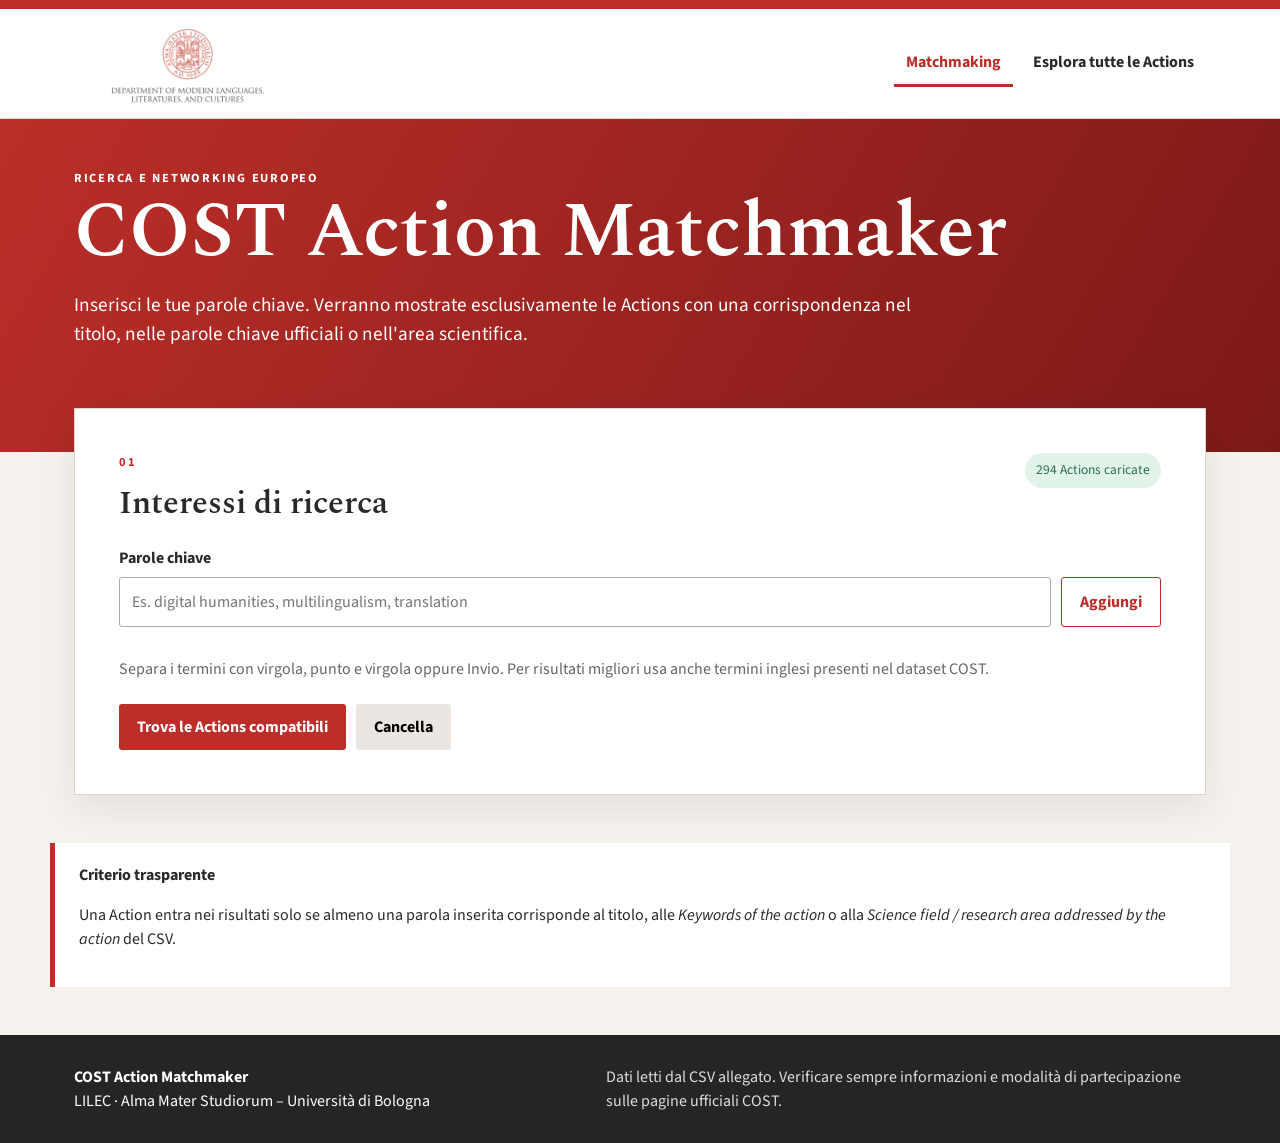
<file: index.html>
<!doctype html>
<html lang="it">
<head>
  <meta charset="utf-8">
  <meta name="viewport" content="width=device-width, initial-scale=1">
  <title>COST Action Matchmaker | LILEC</title>
  <link rel="stylesheet" href="styles.css">
  <script src="app.js" defer></script>
</head>
<body data-page="match">
  <a class="skip-link" href="#main">Vai al contenuto</a>

  <header class="institutional-header">
    <div class="topbar"></div>
    <div class="header-inner">
      <img src="assets/logo-lilec.jpg"
           alt="Alma Mater Studiorum - Dipartimento di Lingue, Letterature e Culture Moderne"
           class="department-logo">
      <nav aria-label="Navigazione principale">
        <a href="index.html" data-page="match">Matchmaking</a>
        <a href="esplora.html" data-page="explore">Esplora tutte le Actions</a>
      </nav>
    </div>
  </header>

  <main id="main">
    <section class="hero">
      <div class="hero-inner">
        <p class="eyebrow">Ricerca e networking europeo</p>
        <h1>COST Action Matchmaker</h1>
        <p class="lead">
          Inserisci le tue parole chiave. Verranno mostrate esclusivamente le Actions
          con una corrispondenza nel titolo, nelle parole chiave ufficiali o nell'area scientifica.
        </p>
      </div>
    </section>

    <section class="search-shell">
      <div class="search-card">
        <div class="section-heading">
          <div>
            <p class="step">01</p>
            <h2>Interessi di ricerca</h2>
          </div>
          <span id="dataStatus" class="data-status">Caricamento dati…</span>
        </div>

        <label for="keywords">Parole chiave</label>
        <div class="keyword-entry">
          <input id="keywords" placeholder="Es. digital humanities, multilingualism, translation">
          <button id="addKeyword" class="secondary" type="button">Aggiungi</button>
        </div>
        <div id="keywordTags" class="tags"></div>
        <p class="help">
          Separa i termini con virgola, punto e virgola oppure Invio.
          Per risultati migliori usa anche termini inglesi presenti nel dataset COST.
        </p>

        <div class="actions">
          <button id="matchButton" class="primary" type="button">Trova le Actions compatibili</button>
          <button id="resetButton" class="ghost" type="button">Cancella</button>
        </div>
      </div>
    </section>

    <section id="resultsSection" class="content-section" hidden>
      <div class="results-toolbar">
        <div>
          <p class="step">02</p>
          <h2>Actions compatibili</h2>
          <p id="resultCount"></p>
        </div>
        <label>Ordina per
          <select id="sortBy">
            <option value="score">Miglior corrispondenza</option>
            <option value="end">Scadenza Action</option>
            <option value="title">Titolo</option>
          </select>
        </label>
      </div>
      <div id="results" class="results"></div>
    </section>

    <section class="note">
      <strong>Criterio trasparente</strong>
      <p>
        Una Action entra nei risultati solo se almeno una parola inserita corrisponde al titolo,
        alle <em>Keywords of the action</em> o alla
        <em>Science field / research area addressed by the action</em> del CSV.
      </p>
    </section>
  </main>

  <footer>
    <div>
      <strong>COST Action Matchmaker</strong>
      <span>LILEC · Alma Mater Studiorum – Università di Bologna</span>
    </div>
    <p>Dati letti dal CSV allegato. Verificare sempre informazioni e modalità di partecipazione sulle pagine ufficiali COST.</p>
  </footer>
</body>
</html>
</file>
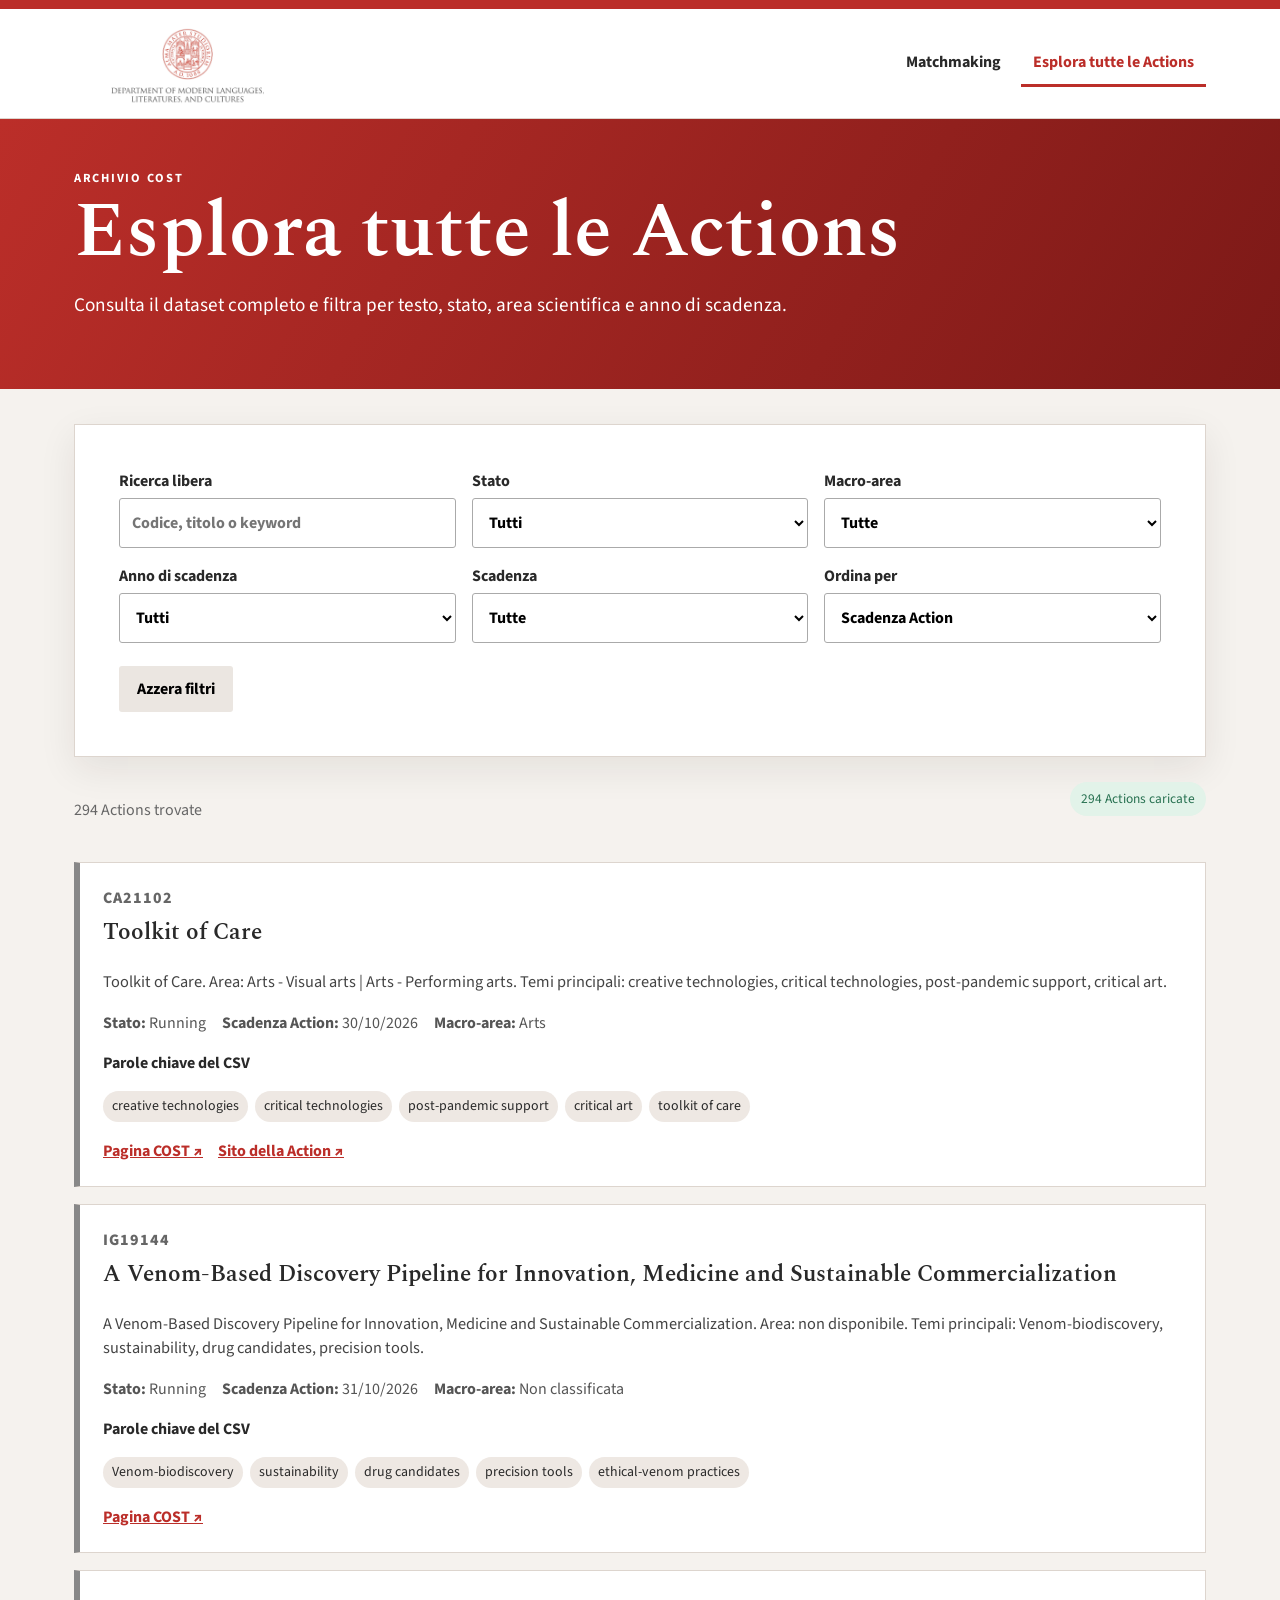
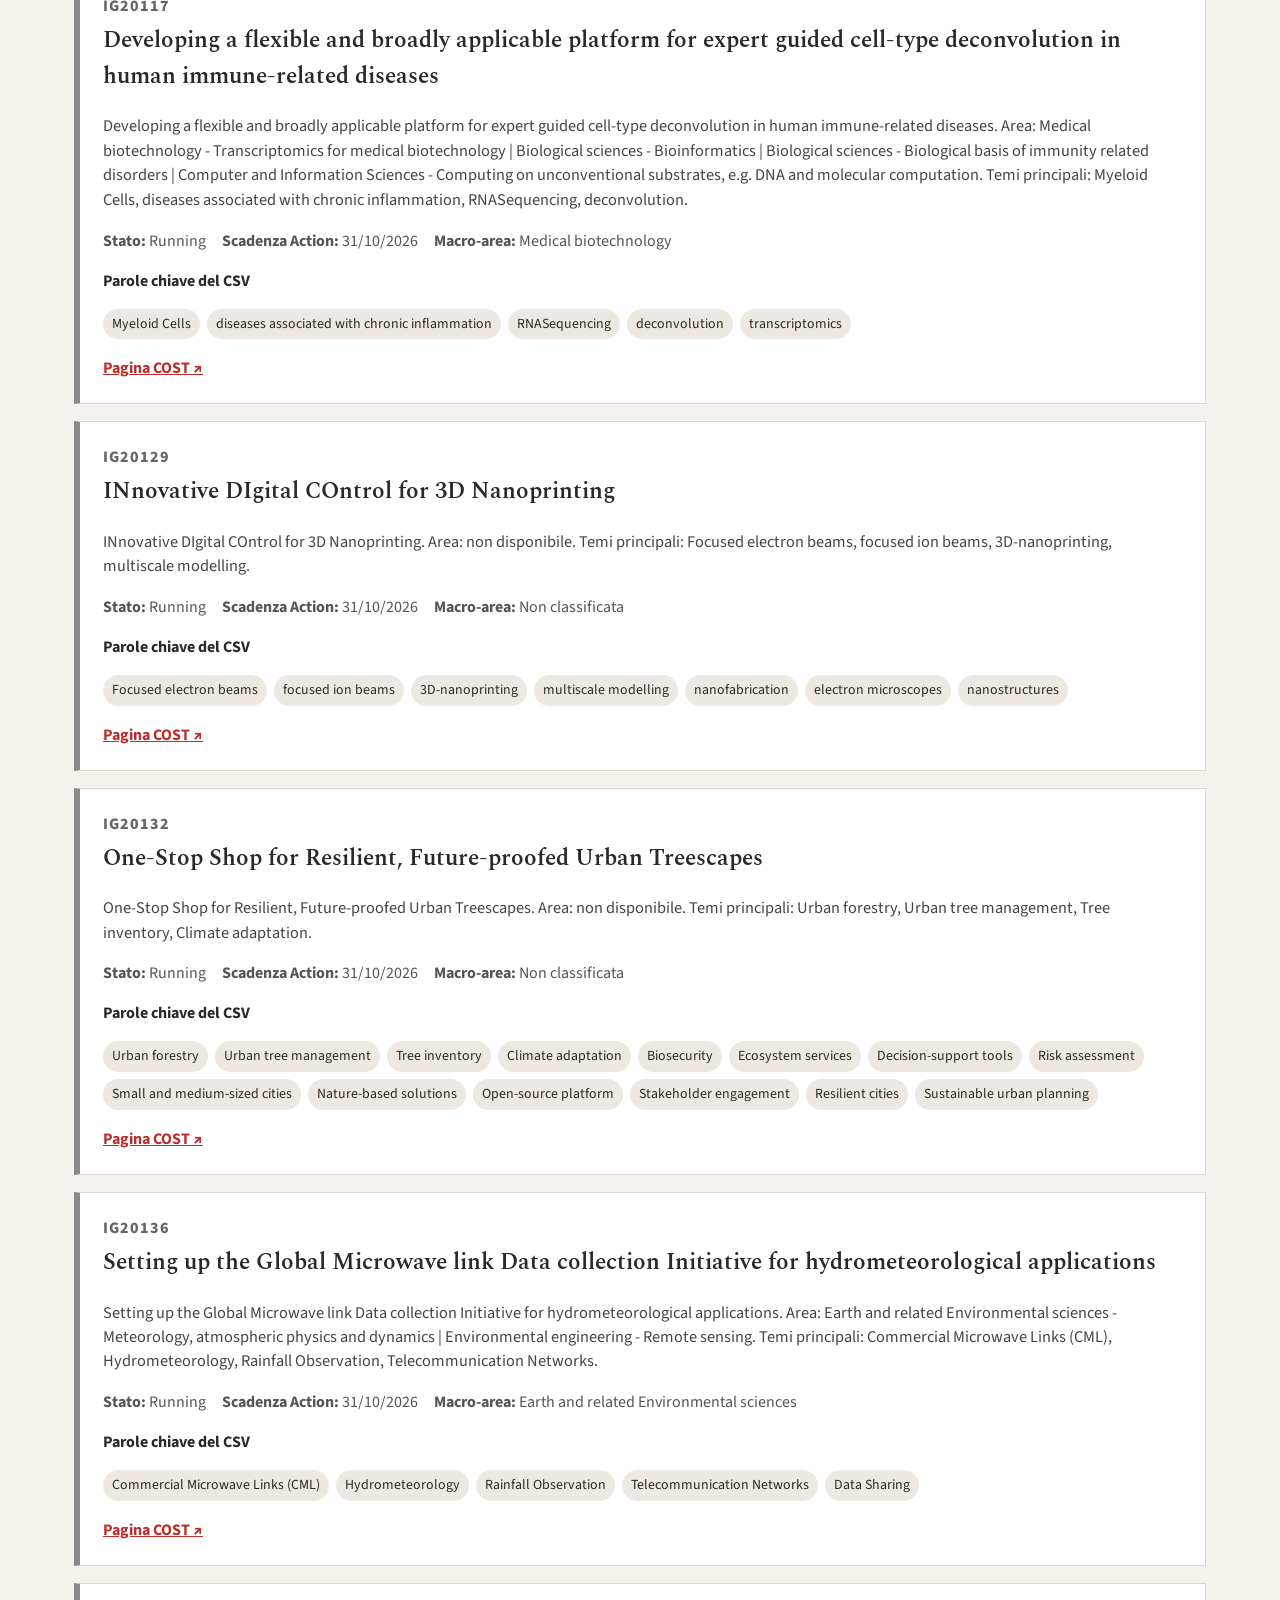
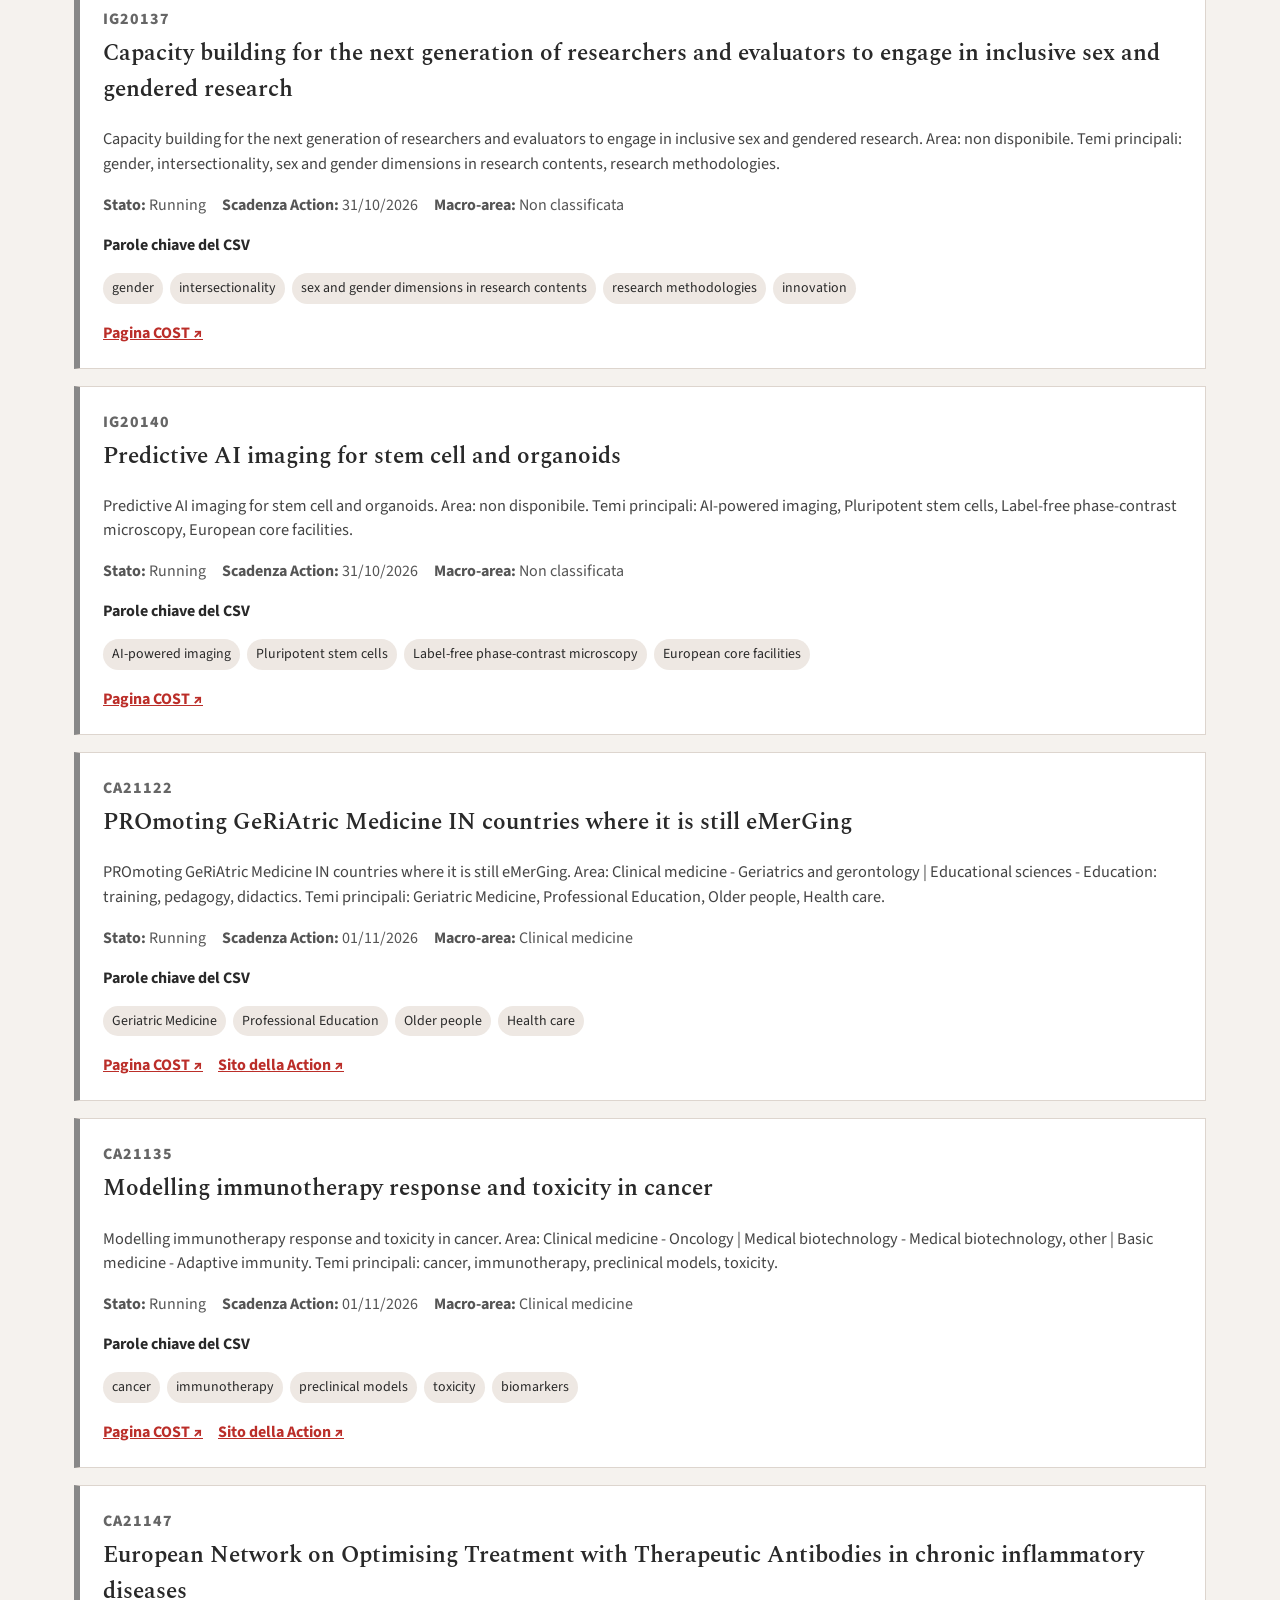
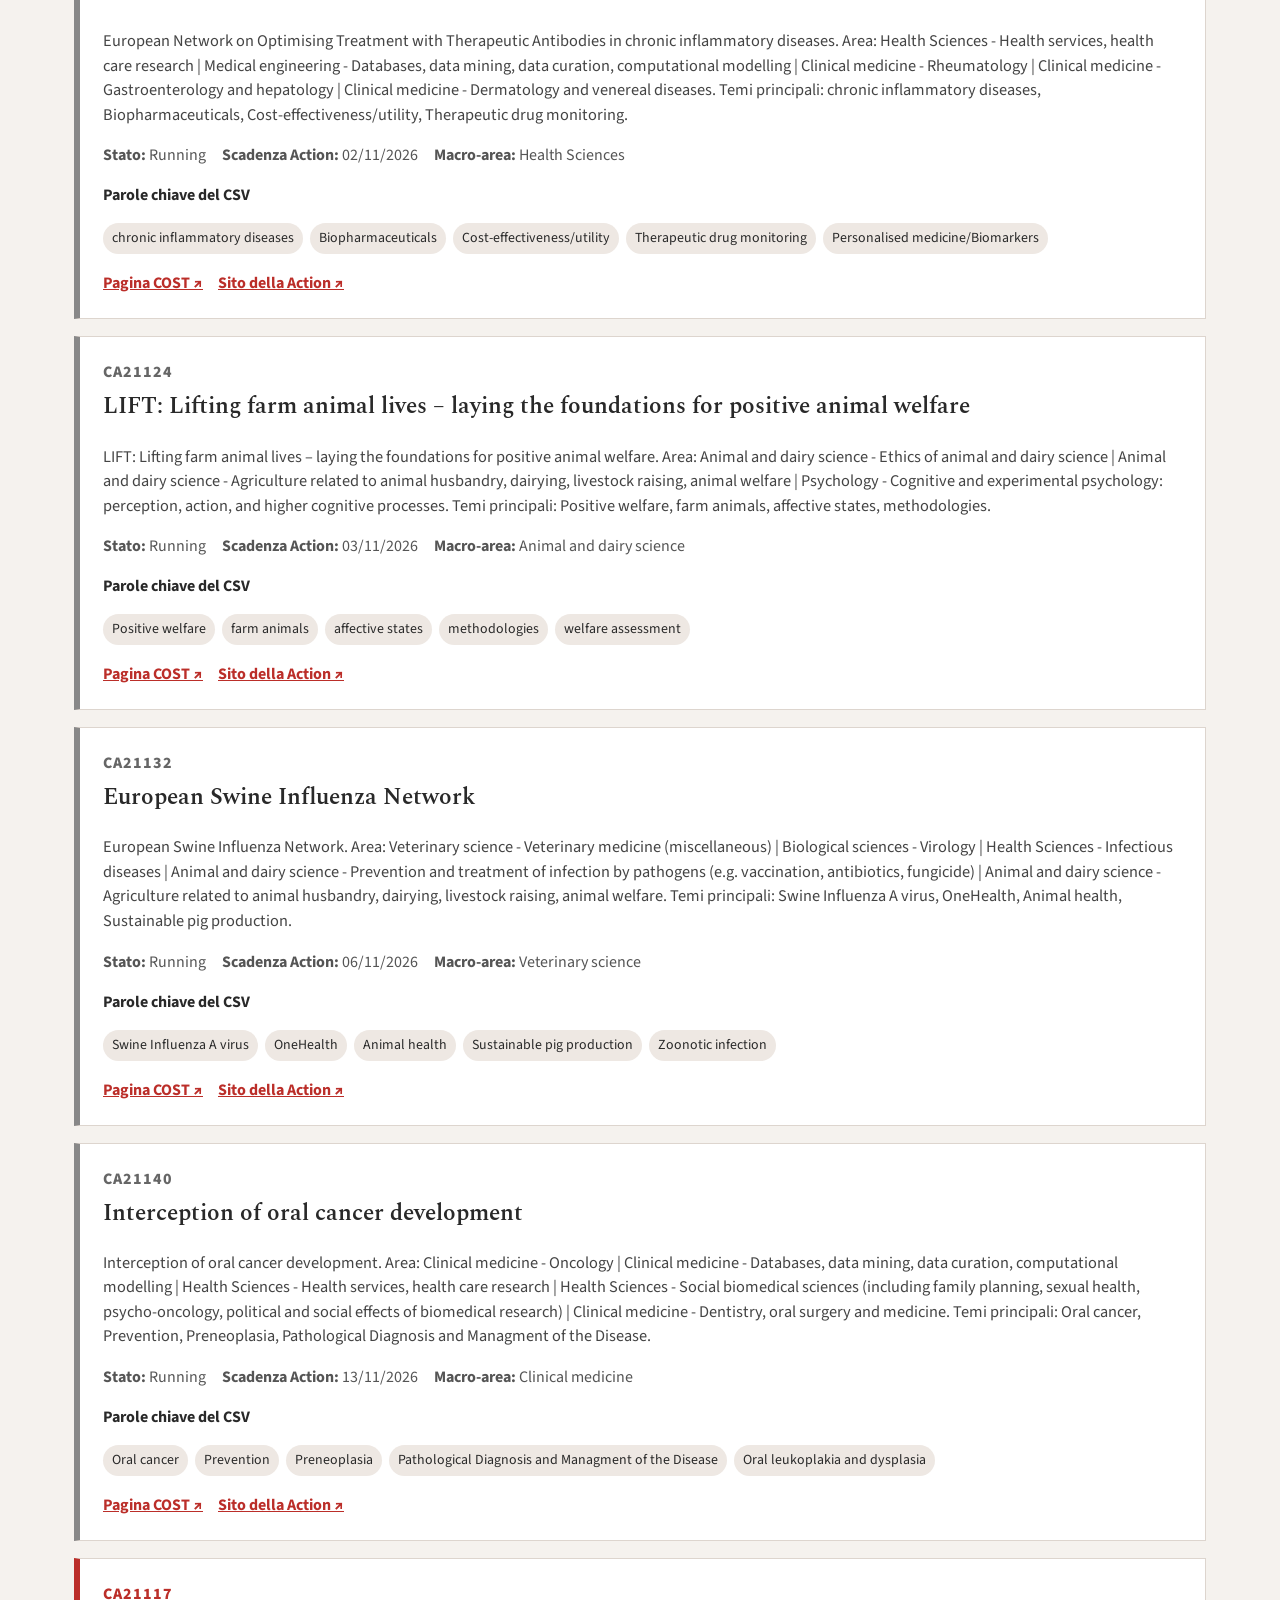
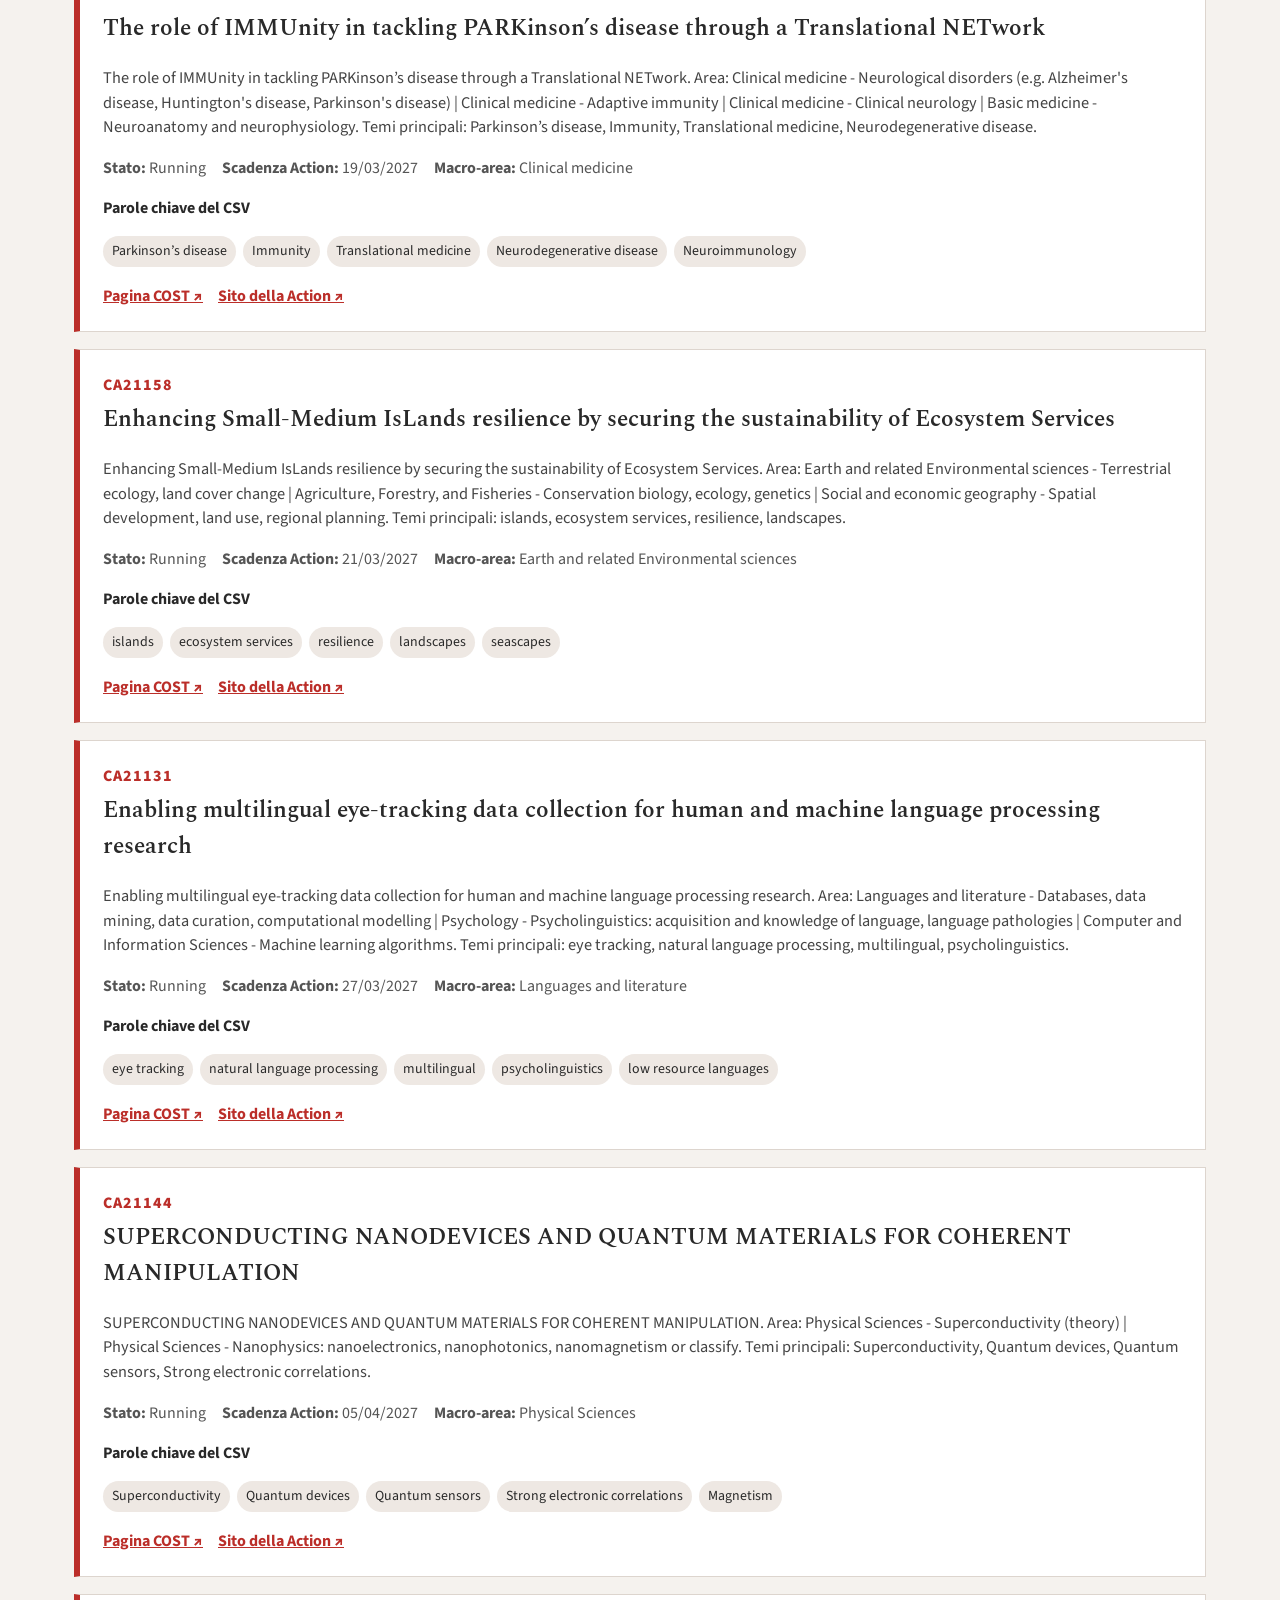
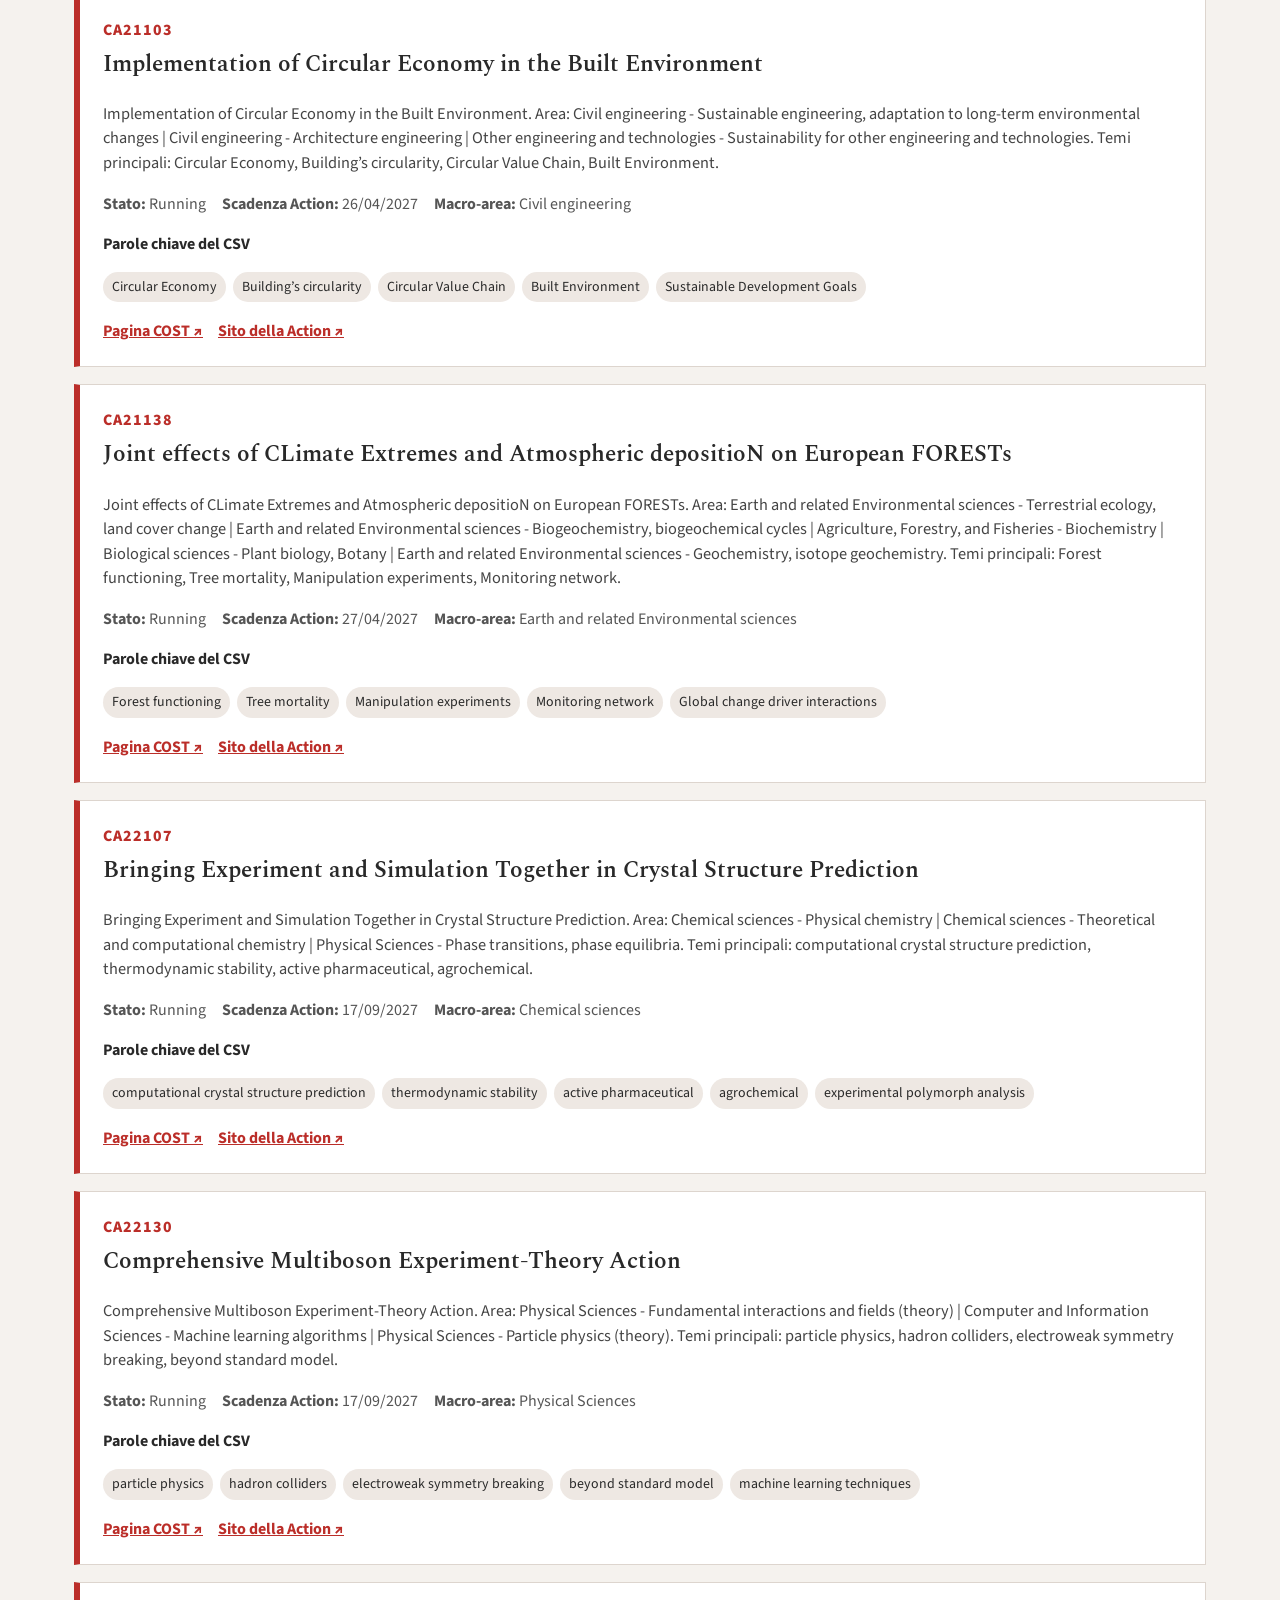
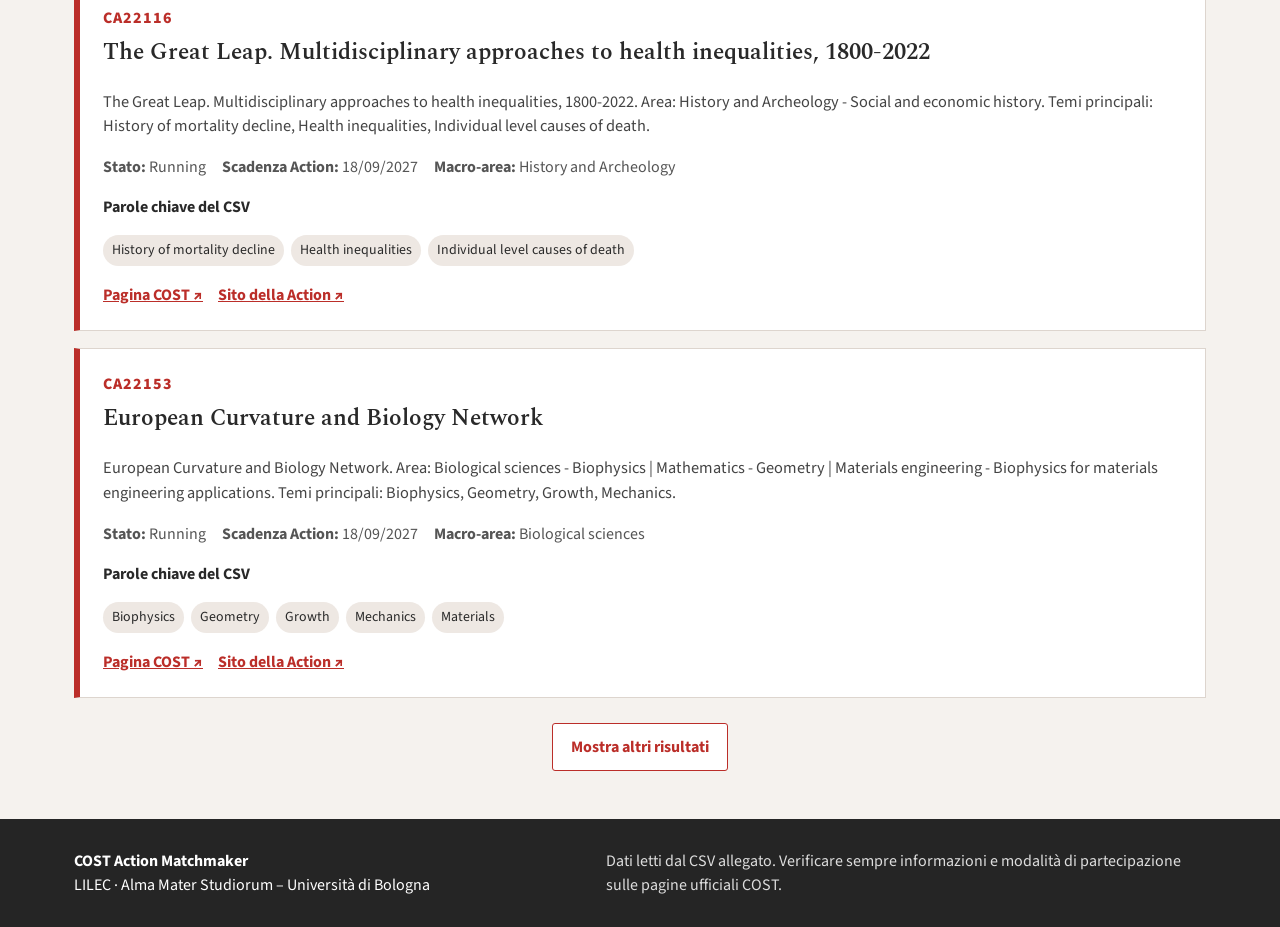
<file: esplora.html>
<!doctype html>
<html lang="it">
<head>
  <meta charset="utf-8">
  <meta name="viewport" content="width=device-width, initial-scale=1">
  <title>Esplora COST Actions | LILEC</title>
  <link rel="stylesheet" href="styles.css">
  <script src="app.js" defer></script>
</head>
<body data-page="explore">
  <a class="skip-link" href="#main">Vai al contenuto</a>

  <header class="institutional-header">
    <div class="topbar"></div>
    <div class="header-inner">
      <img src="assets/logo-lilec.jpg"
           alt="Alma Mater Studiorum - Dipartimento di Lingue, Letterature e Culture Moderne"
           class="department-logo">
      <nav aria-label="Navigazione principale">
        <a href="index.html" data-page="match">Matchmaking</a>
        <a href="esplora.html" data-page="explore">Esplora tutte le Actions</a>
      </nav>
    </div>
  </header>

  <main id="main">
    <section class="hero compact">
      <div class="hero-inner">
        <p class="eyebrow">Archivio COST</p>
        <h1>Esplora tutte le Actions</h1>
        <p class="lead">Consulta il dataset completo e filtra per testo, stato, area scientifica e anno di scadenza.</p>
      </div>
    </section>

    <section class="content-section explore">
      <div class="filter-panel">
        <div class="filter-grid">
          <label>Ricerca libera
            <input id="freeSearch" placeholder="Codice, titolo o keyword">
          </label>
          <label>Stato
            <select id="statusFilter"><option value="">Tutti</option></select>
          </label>
          <label>Macro-area
            <select id="areaFilter"><option value="">Tutte</option></select>
          </label>
          <label>Anno di scadenza
            <select id="yearFilter"><option value="">Tutti</option></select>
          </label>
          <label>Scadenza
            <select id="timeFilter">
              <option value="all">Tutte</option>
              <option value="future">Non ancora scadute</option>
              <option value="past">Scadute</option>
            </select>
          </label>
          <label>Ordina per
            <select id="exploreSort">
              <option value="end">Scadenza Action</option>
              <option value="code">Codice</option>
              <option value="title">Titolo</option>
            </select>
          </label>
        </div>
        <div class="actions">
          <button id="clearFilters" class="ghost">Azzera filtri</button>
        </div>
      </div>

      <div class="list-head">
        <p id="exploreCount"></p>
        <span id="dataStatus" class="data-status">Caricamento dati…</span>
      </div>

      <div id="exploreResults" class="results"></div>
      <div class="load-wrap">
        <button id="loadMore" class="secondary" hidden>Mostra altri risultati</button>
      </div>
    </section>
  </main>

  <footer>
    <div>
      <strong>COST Action Matchmaker</strong>
      <span>LILEC · Alma Mater Studiorum – Università di Bologna</span>
    </div>
    <p>Dati letti dal CSV allegato. Verificare sempre informazioni e modalità di partecipazione sulle pagine ufficiali COST.</p>
  </footer>
</body>
</html>
</file>
<file: styles.css>
@import url('https://fonts.googleapis.com/css2?family=Source+Sans+3:wght@400;600;700&family=Spectral:wght@500;600&display=swap');

/* ==========================================================================
   Variabili e base
   ========================================================================== */
:root {
  --red: #bb2e29;
  --dark: #821e1b;
  --ink: #292929;
  --muted: #666;
  --paper: #f5f2ee;
  --line: #ddd5ce;
  --green: #287151;
  --amber: #95610b;
}

* {
  box-sizing: border-box;
}

body {
  margin: 0;
  background: var(--paper);
  color: var(--ink);
  font-family: 'Source Sans 3', Arial, sans-serif;
  line-height: 1.5;
}

.skip-link {
  position: absolute;
  left: -9999px;
}

.skip-link:focus {
  left: 10px;
  top: 10px;
  background: white;
  padding: 10px;
  z-index: 9;
}

/* ==========================================================================
   Header e navigazione
   ========================================================================== */
.topbar {
  height: 9px;
  background: var(--red);
}

.institutional-header {
  background: #fff;
  border-bottom: 1px solid var(--line);
}

.header-inner {
  max-width: 1180px;
  margin: auto;
  padding: 12px 24px;
  display: flex;
  align-items: center;
  justify-content: space-between;
  gap: 30px;
}

.department-logo {
  width: min(520px, 58%);
  height: 85px;
  object-fit: contain;
  object-position: left;
}

nav {
  display: flex;
  gap: 8px;
  flex-wrap: wrap;
}

nav a {
  text-decoration: none;
  color: var(--ink);
  font-weight: 700;
  padding: 10px 12px;
  border-bottom: 3px solid transparent;
}

body[data-page=match] nav [data-page=match],
body[data-page=explore] nav [data-page=explore] {
  color: var(--red);
  border-color: var(--red);
}

/* ==========================================================================
   Hero
   ========================================================================== */
.hero {
  background: linear-gradient(120deg, var(--red), #7c1917);
  color: #fff;
}

.hero-inner {
  max-width: 1180px;
  margin: auto;
  padding: 50px 24px 85px;
}

.hero.compact .hero-inner {
  padding-bottom: 50px;
}

.eyebrow,
.step {
  text-transform: uppercase;
  letter-spacing: .14em;
  font-size: .78rem;
  font-weight: 700;
  margin: 0 0 7px;
}

.hero h1 {
  font: 600 clamp(2.5rem, 6vw, 4.8rem)/1 Spectral, Georgia, serif;
  margin: 0;
}

.lead {
  font-size: 1.2rem;
  max-width: 840px;
}

/* ==========================================================================
   Card di ricerca e pannello filtri
   ========================================================================== */
.search-shell {
  max-width: 1180px;
  margin: -44px auto 0;
  padding: 0 24px;
}

.search-card,
.filter-panel {
  background: #fff;
  border: 1px solid var(--line);
  padding: clamp(22px, 4vw, 44px);
  box-shadow: 0 12px 35px #281c1715;
}

.section-heading,
.results-toolbar,
.list-head {
  display: flex;
  align-items: flex-start;
  justify-content: space-between;
  gap: 20px;
}

.section-heading h2,
.results-toolbar h2 {
  font: 600 2rem Spectral, Georgia, serif;
  margin: 0 0 18px;
}

.step {
  color: var(--red);
}

/* ==========================================================================
   Form
   ========================================================================== */
label {
  font-weight: 700;
}

input,
select,
button {
  font: inherit;
}

input,
select {
  width: 100%;
  padding: 12px;
  border: 1px solid #aaa;
  background: #fff;
  border-radius: 3px;
}

.keyword-entry {
  display: grid;
  grid-template-columns: 1fr auto;
  gap: 10px;
  margin-top: 7px;
}

.help,
#resultCount,
#exploreCount {
  color: var(--muted);
}

/* ==========================================================================
   Pulsanti
   ========================================================================== */
button {
  border: 0;
  border-radius: 3px;
  padding: 11px 18px;
  font-weight: 700;
  cursor: pointer;
}

.primary {
  background: var(--red);
  color: #fff;
}

.secondary {
  background: #fff;
  color: var(--red);
  border: 1px solid var(--red);
}

.ghost {
  background: #ebe6e1;
}

.actions {
  display: flex;
  gap: 10px;
  flex-wrap: wrap;
  margin-top: 23px;
}

/* ==========================================================================
   Tag, pill e stato dati
   ========================================================================== */
.tags,
.keyword-list {
  display: flex;
  flex-wrap: wrap;
  gap: 7px;
  margin-top: 14px;
}

.tag,
.pill {
  border-radius: 999px;
  padding: 5px 9px;
  background: #eee8e3;
  font-size: .87rem;
}

.tag {
  background: #f4e3e2;
  color: #701816;
  display: flex;
  gap: 8px;
}

.tag button {
  padding: 0;
  background: none;
  color: inherit;
}

.pill.match {
  background: #e1f2e8;
  color: #175b3c;
}

.data-status {
  background: #eee;
  padding: 7px 11px;
  border-radius: 999px;
  font-size: .84rem;
}

.data-status.ok {
  background: #e2f3e9;
  color: var(--green);
}

.data-status.error {
  background: #f8e1df;
  color: #861a16;
}

/* ==========================================================================
   Sezioni di contenuto e risultati
   ========================================================================== */
.content-section,
.note {
  max-width: 1180px;
  margin: 48px auto;
  padding: 0 24px;
}

.results-toolbar label {
  min-width: 220px;
}

.results {
  display: grid;
  gap: 17px;
  margin-top: 24px;
}

.result-card {
  background: #fff;
  border: 1px solid var(--line);
  border-left: 6px solid var(--red);
  padding: 23px;
}

.result-card h3 {
  font: 600 1.45rem Spectral, Georgia, serif;
  margin: 4px 0;
}

.card-top {
  display: flex;
  justify-content: space-between;
  align-items: flex-start;
  gap: 20px;
}

.code {
  font-weight: 800;
  color: var(--red);
  letter-spacing: .06em;
}

.score {
  background: var(--green);
  color: #fff;
  padding: 9px 12px;
  min-width: 92px;
  text-align: center;
  font-size: 1.2rem;
  font-weight: 800;
}

.score small {
  display: block;
  font-size: .7rem;
}

.description {
  color: #444;
  font-size: 1.02rem;
}

.meta {
  display: flex;
  flex-wrap: wrap;
  gap: 16px;
  color: #555;
  margin: 12px 0;
}

.match-box {
  background: #f7f4f1;
  padding: 13px;
  margin: 13px 0;
}

.links {
  display: flex;
  gap: 15px;
  margin-top: 17px;
}

.links a {
  color: var(--red);
  font-weight: 700;
}

.expired {
  border-left-color: #888;
}

.expired .code {
  color: #666;
}

.empty {
  background: #fff;
  padding: 30px;
  text-align: center;
  border: 1px solid var(--line);
}

.note {
  border-left: 5px solid var(--red);
  background: #fff;
  padding: 20px 24px;
}

/* ==========================================================================
   Pagina "Esplora"
   ========================================================================== */
.explore {
  margin-top: 35px;
}

.filter-grid {
  display: grid;
  grid-template-columns: repeat(3, 1fr);
  gap: 16px;
}

.filter-grid input,
.filter-grid select {
  margin-top: 5px;
}

.list-head {
  margin-top: 25px;
}

.load-wrap {
  text-align: center;
  margin: 25px;
}

/* ==========================================================================
   Footer
   ========================================================================== */
footer {
  background: #252525;
  color: #fff;
  padding: 30px max(24px, calc((100vw - 1132px) / 2));
  display: flex;
  justify-content: space-between;
  gap: 25px;
}

footer div {
  display: flex;
  flex-direction: column;
}

footer p {
  max-width: 600px;
  margin: 0;
  color: #ddd;
}

/* ==========================================================================
   Responsive
   ========================================================================== */
@media (max-width: 850px) {
  .header-inner,
  .results-toolbar,
  .card-top,
  footer {
    flex-direction: column;
  }

  .department-logo {
    width: 100%;
  }

  .filter-grid {
    grid-template-columns: 1fr 1fr;
  }
}

@media (max-width: 560px) {
  .header-inner {
    align-items: flex-start;
  }

  .department-logo {
    height: 70px;
  }

  .keyword-entry,
  .filter-grid {
    grid-template-columns: 1fr;
  }

  .search-shell,
  .content-section,
  .note {
    padding-left: 14px;
    padding-right: 14px;
  }

  .hero h1 {
    font-size: 2.6rem;
  }

  .score {
    align-self: flex-start;
  }
}
</file>
